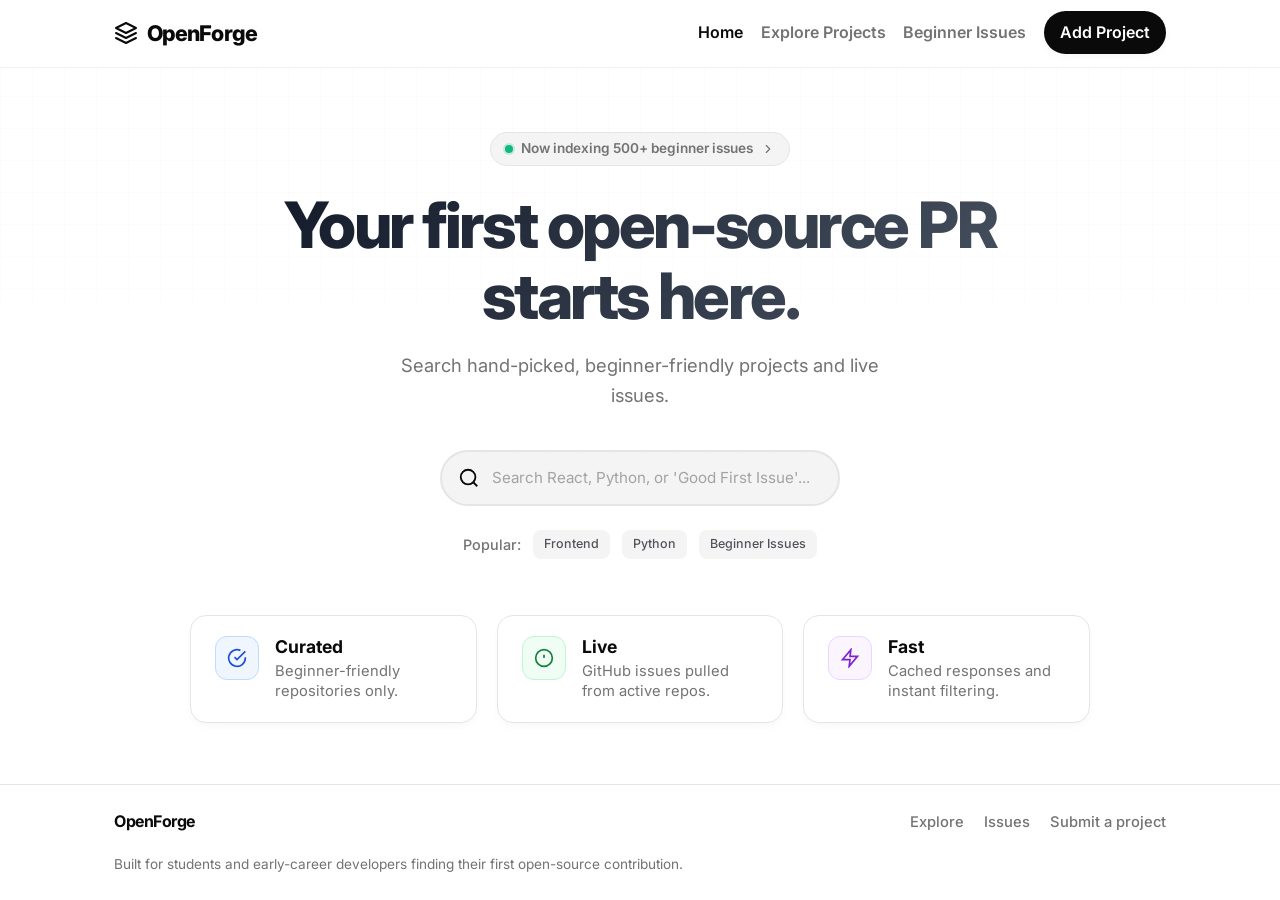
<file: frontend/index.html>
<!DOCTYPE html>
<html lang="en">
<head>
    <meta charset="UTF-8">
    <meta name="viewport" content="width=device-width, initial-scale=1.0">
    <meta name="description" content="OpenForge helps beginners discover curated open-source projects and good-first issues to make their first contribution.">
    <title>OpenForge | Home</title>
    <link rel="icon" href="data:image/svg+xml,%3Csvg xmlns='http://www.w3.org/2000/svg' viewBox='0 0 24 24' fill='none' stroke='%230a0a0a' stroke-width='2'%3E%3Cpath d='M12 2L2 7l10 5 10-5-10-5zM2 17l10 5 10-5M2 12l10 5 10-5'/%3E%3C/svg%3E">
    <link rel="stylesheet" href="style.css">
</head>
<body>
    <a href="#main-content" class="skip-link">Skip to main content</a>

    <!-- 1. THE NAVIGATION BAR (Restored to the very top) -->
    <nav class="site-nav" aria-label="Main navigation">
        <div class="nav-container">
            <a href="index.html" class="logo">
                <svg width="24" height="24" viewBox="0 0 24 24" fill="none" stroke="currentColor" stroke-width="2" stroke-linecap="round" stroke-linejoin="round" aria-hidden="true">
                    <path d="M12 2L2 7l10 5 10-5-10-5zM2 17l10 5 10-5M2 12l10 5 10-5"></path>
                </svg>
                OpenForge
            </a>
            <button class="nav-toggle" type="button" aria-label="Toggle navigation" aria-expanded="false" aria-controls="primary-nav">
                <svg width="24" height="24" viewBox="0 0 24 24" fill="none" stroke="currentColor" stroke-width="2" aria-hidden="true">
                    <line x1="3" y1="12" x2="21" y2="12"></line>
                    <line x1="3" y1="6" x2="21" y2="6"></line>
                    <line x1="3" y1="18" x2="21" y2="18"></line>
                </svg>
            </button>
            <ul class="nav-links" id="primary-nav">
                <li><a href="index.html" class="active" aria-current="page">Home</a></li>
                <li><a href="explore.html">Explore Projects</a></li>
                <li><a href="issues.html">Beginner Issues</a></li>
                <li><a href="add.html" class="nav-btn">Add Project</a></li>
            </ul>
        </div>
    </nav>

    <!-- 2. THE MAIN HERO SECTION -->
    <main id="main-content" class="container hero">
        
        <!-- Hero Content (Centered Text & Search) -->
        <div class="hero-content">
            <a href="explore.html" class="hero-badge">
                <span class="badge-dot"></span>
                Now indexing 500+ beginner issues
                <svg width="14" height="14" viewBox="0 0 24 24" fill="none" stroke="currentColor" stroke-width="2" stroke-linecap="round" stroke-linejoin="round"><polyline points="9 18 15 12 9 6"></polyline></svg>
            </a>

            <h1>Your first open-source PR starts here.</h1>
            <p>Search hand-picked, beginner-friendly projects and live issues.</p>

            <div class="search-wrapper hero-search-wrapper" role="search" aria-label="Search projects">
                <svg class="search-icon" width="22" height="22" viewBox="0 0 24 24" fill="none" stroke="currentColor" stroke-width="2" aria-hidden="true">
                    <circle cx="11" cy="11" r="8"></circle>
                    <line x1="21" y1="21" x2="16.65" y2="16.65"></line>
                </svg>
                <input type="search" class="search-bar" id="hero-search" placeholder="Search React, Python, or 'Good First Issue'..." aria-label="Search projects">
            </div>

            <div class="hero-quick-links">
                <span class="text-soft">Popular:</span>
                <a href="explore.html?query=frontend" class="tag">Frontend</a>
                <a href="explore.html?query=python" class="tag">Python</a>
                <a href="issues.html" class="tag">Beginner Issues</a>
            </div>
        </div>

        <!-- 3. THE STATS CARDS (Restored classes for cards and colors) -->
        <div class="hero-stats" aria-label="OpenForge highlights">
            <div class="stat">
                <div class="stat-icon bg-blue" aria-hidden="true">
                    <svg width="20" height="20" viewBox="0 0 24 24" fill="none" stroke="currentColor" stroke-width="2">
                        <path d="M22 11.08V12a10 10 0 1 1-5.93-9.14"></path>
                        <polyline points="22 4 12 14.01 9 11.01"></polyline>
                    </svg>
                </div>
                <div class="stat-text">
                    <strong>Curated</strong>
                    <span>Beginner-friendly repositories only.</span>
                </div>
            </div>
            <div class="stat">
                <div class="stat-icon bg-green" aria-hidden="true">
                    <svg width="20" height="20" viewBox="0 0 24 24" fill="none" stroke="currentColor" stroke-width="2">
                        <circle cx="12" cy="12" r="10"></circle>
                        <line x1="12" y1="8" x2="12" y2="12"></line>
                        <line x1="12" y1="16" x2="12.01" y2="16"></line>
                    </svg>
                </div>
                <div class="stat-text">
                    <strong>Live</strong>
                    <span>GitHub issues pulled from active repos.</span>
                </div>
            </div>
            <div class="stat">
                <div class="stat-icon bg-purple" aria-hidden="true">
                    <svg width="20" height="20" viewBox="0 0 24 24" fill="none" stroke="currentColor" stroke-width="2">
                        <polygon points="13 2 3 14 12 14 11 22 21 10 12 10 13 2"></polygon>
                    </svg>
                </div>
                <div class="stat-text">
                    <strong>Fast</strong>
                    <span>Cached responses and instant filtering.</span>
                </div>
            </div>
        </div>
    </main>

    <!-- 4. THE FOOTER -->
    <footer class="site-footer">
        <div class="footer-container">
            <span class="footer-brand">OpenForge</span>
            <ul class="footer-links">
                <li><a href="explore.html">Explore</a></li>
                <li><a href="issues.html">Issues</a></li>
                <li><a href="add.html">Submit a project</a></li>
            </ul>
            <p class="footer-copy">Built for students and early-career developers finding their first open-source contribution.</p>
        </div>
    </footer>

    <script src="app.js"></script>
</body>
</html>
</file>
<file: frontend/style.css>
@import url("https://fonts.googleapis.com/css2?family=Inter:wght@400;500;600;700;800&display=swap");

/* ============================================================
   DESIGN TOKENS
   ============================================================ */

:root {
    --bg: #ffffff;
    --surface: #ffffff;
    --surface-strong: #f4f4f5;
    --surface-muted: #fafafa;
    --text: #0a0a0a;
    --text-soft: #737373;
    --border: #e5e5e5;
    --primary: #0a0a0a;
    --primary-deep: #000000;
    --primary-soft: rgba(0, 0, 0, 0.04);
    --secondary: #ffffff;

    /* Modern UI Additions */
    --accent-gradient: linear-gradient(135deg, #111827 0%, #4b5563 100%);
    --primary-glow: 0 10px 20px -10px rgba(10, 10, 10, 0.4);
    --shadow-lg: 0 10px 30px -10px rgba(0, 0, 0, 0.08);
    --shadow-md: 0 4px 12px -4px rgba(0, 0, 0, 0.06);

    /* Modern Softer Radii */
    --radius-lg: 16px;
    --radius-md: 12px;
    --radius-sm: 8px;
    --radius-pill: 9999px;
}

/* ============================================================
   BASE
   ============================================================ */

*,
*::before,
*::after {
    box-sizing: border-box;
    margin: 0;
    padding: 0;
}

html {
    scroll-behavior: smooth;
}

body {
    min-height: 100vh;
    display: flex;
    flex-direction: column;
    color: var(--text);
    line-height: 1.6;
    background: var(--bg);
    font-family: "Inter", "Segoe UI", Tahoma, Geneva, Verdana, sans-serif;
}

body::before {
    content: "";
    position: fixed;
    inset: 0;
    pointer-events: none;
    background-image:
        linear-gradient(rgba(0, 0, 0, 0.03) 1px, transparent 1px),
        linear-gradient(90deg, rgba(0, 0, 0, 0.03) 1px, transparent 1px);
    background-size: 32px 32px;
    -webkit-mask-image: linear-gradient(180deg, rgba(0, 0, 0, 1), transparent 60%);
    mask-image: linear-gradient(180deg, rgba(0, 0, 0, 1), transparent 60%);
    opacity: 0.6;
}

a {
    color: inherit;
}

button,
input,
select,
textarea {
    font: inherit;
}

button:focus-visible,
a:focus-visible,
input:focus-visible,
select:focus-visible,
textarea:focus-visible {
    outline: 3px solid rgba(0, 0, 0, 0.18);
    outline-offset: 3px;
}

.skip-link {
    position: absolute;
    top: -100%;
    left: 1rem;
    z-index: 100;
    padding: 0.6rem 1rem;
    border-radius: var(--radius-md);
    background: var(--primary);
    color: #fff;
    font-weight: 600;
    text-decoration: none;
}

.skip-link:focus {
    top: 1rem;
}

main {
    flex: 1;
}

.text-muted {
    color: var(--text-soft);
}

.text-lg {
    font-size: 1.05rem;
    line-height: 1.7;
}

.visually-hidden {
    position: absolute;
    width: 1px;
    height: 1px;
    padding: 0;
    margin: -1px;
    overflow: hidden;
    clip: rect(0, 0, 0, 0);
    white-space: nowrap;
    border: 0;
}

/* ============================================================
   NAVIGATION
   ============================================================ */

.site-nav {
    position: sticky;
    top: 0;
    z-index: 20;
    border-bottom: 1px solid rgba(229, 229, 229, 0.5);
    background: rgba(255, 255, 255, 0.75);
    -webkit-backdrop-filter: blur(16px);
    backdrop-filter: blur(16px);
}

.nav-container {
    display: flex;
    align-items: center;
    justify-content: space-between;
    gap: 1rem;
    max-width: 1180px;
    margin: 0 auto;
    padding: 1rem 5%;
}

.logo {
    font-size: 1.35rem;
    font-weight: 800;
    letter-spacing: -0.04em;
    text-decoration: none;
    color: var(--primary);
    display: inline-flex;
    align-items: center;
    gap: 0.55rem;
}

.logo svg {
    color: var(--primary);
}

.nav-links {
    display: flex;
    align-items: center;
    gap: 1.1rem;
    list-style: none;
}

.nav-links a {
    text-decoration: none;
    font-weight: 600;
    color: var(--text-soft);
    transition: color 0.18s ease;
}

.nav-links a:hover,
.nav-links a.active {
    color: var(--primary);
}

.nav-btn {
    padding: 0.7rem 1rem;
    border-radius: var(--radius-pill);
    background: var(--text);
    color: #fff !important;
    box-shadow: var(--shadow-md);
}

.nav-btn:hover {
    color: #fff;
}

.nav-toggle {
    display: none;
    border: 1px solid var(--border);
    border-radius: var(--radius-md);
    padding: 0.55rem 0.95rem;
    background: var(--surface);
    color: var(--text);
    cursor: pointer;
}

.nav-backdrop {
    position: fixed;
    inset: 0;
    background: rgba(0, 0, 0, 0.35);
    z-index: 15;
}

/* ============================================================
   LAYOUT
   ============================================================ */

.container {
    max-width: 1180px;
    margin: 0 auto;
    padding: 2rem 5% 4rem;
}

.max-width-xl {
    max-width: 1180px;
}

.page-spacing {
    padding-top: 5rem;
    /* Clears sticky nav */
    padding-bottom: 4rem;
}

/* ============================================================
   HERO (Modernized & Balanced)
   ============================================================ */

.hero {
    position: relative;
    max-width: 1020px;
    padding: 4rem 0 3.5rem;
    text-align: center;
}

.hero-content {
    max-width: 820px;
    margin: 0 auto 2rem;
    display: flex;
    flex-direction: column;
    align-items: center;
}

/* The modern status badge */
.hero-badge {
    display: inline-flex;
    align-items: center;
    gap: 0.5rem;
    padding: 0.35rem 0.85rem;
    margin-bottom: 1.5rem;
    border-radius: var(--radius-pill);
    background: var(--surface-strong);
    border: 1px solid var(--border);
    font-size: 0.85rem;
    font-weight: 600;
    color: var(--text-soft);
    text-decoration: none;
    transition: all 0.2s ease;
    animation: fadeInUp 0.5s ease-out forwards;
}

.hero-badge:hover {
    background: #e5e5e5;
    color: var(--text);
}

.badge-dot {
    width: 8px;
    height: 8px;
    background: #10b981;
    border-radius: 50%;
    box-shadow: 0 0 0 2px rgba(16, 185, 129, 0.2);
}

.hero h1 {
    max-width: 24ch;
    margin: 0 auto 1.25rem;
    font-size: clamp(2.5rem, 5vw, 4rem);
    line-height: 1.1;
    background: var(--accent-gradient);
    -webkit-background-clip: text;
    background-clip: text;
    -webkit-text-fill-color: transparent;
    letter-spacing: -0.04em;
    font-weight: 800;
}

.hero p {
    max-width: 540px;
    margin: 0 auto 2.5rem;
    font-size: 1.15rem;
    color: var(--text-soft);
}

/* Specific styling for the clean hero search */
.hero-search-wrapper {
    max-width: 500px; 
    margin: 0 auto 0; 
    padding: 0.4rem 1rem;
    min-height: 48px;
}

.hero-search-wrapper .search-icon {
    color: var(--primary);
}

.hero-quick-links {
    margin-top: 1.5rem;
    display: flex;
    align-items: center;
    justify-content: center;
    gap: 0.75rem;
    flex-wrap: wrap;
    font-size: 0.9rem;
    animation: fadeInUp 0.5s ease-out 0.32s forwards;
    opacity: 0;
}

.hero-quick-links .text-soft {
    color: var(--text-soft);
    font-weight: 500;
}

.hero-quick-links .tag {
    text-decoration: none;
    cursor: pointer;
}

/* ============================================================
   HERO STATS CARDS
   ============================================================ */

.hero-stats {
    display: grid;
    grid-template-columns: repeat(3, minmax(0, 1fr));
    gap: 1.25rem;
    margin: 3.5rem auto 0;
    max-width: 900px;
}

.stat {
    display: flex;
    align-items: flex-start;
    gap: 1rem;
    padding: 1.25rem 1.5rem;
    border-radius: var(--radius-lg);
    border: 1px solid var(--border);
    background: var(--surface);
    box-shadow: var(--shadow-md);
    text-align: left;
    transition: transform 0.2s ease, box-shadow 0.2s ease;
}

.stat:hover {
    transform: translateY(-2px);
    box-shadow: var(--shadow-lg);
}

.stat-icon {
    display: inline-flex;
    align-items: center;
    justify-content: center;
    flex-shrink: 0;
    width: 44px;
    height: 44px;
    border-radius: var(--radius-md);
    border: 1px solid var(--border);
}

.stat-icon.bg-blue {
    background: #eff6ff;
    color: #1d4ed8;
    border-color: #bfdbfe;
}

.stat-icon.bg-green {
    background: #f0fdf4;
    color: #15803d;
    border-color: #bbf7d0;
}

.stat-icon.bg-purple {
    background: #faf5ff;
    color: #7e22ce;
    border-color: #e9d5ff;
}

.stat-text strong {
    display: block;
    font-size: 1.1rem;
    font-weight: 700;
    line-height: 1.2;
    margin-bottom: 0.25rem;
}

.stat-text span {
    display: block;
    color: var(--text-soft);
    font-size: 0.92rem;
    line-height: 1.4;
}

/* ============================================================
   SEARCH
   ============================================================ */

.search-wrapper {
    display: flex;
    align-items: center;
    gap: 0.75rem;
    width: 100%;
    max-width: 400px;
    margin: 0 auto;
    padding: 0.35rem 0.35rem 0.35rem 1rem; 
    min-height: 44px;
    border-radius: var(--radius-pill);
    border: 2px solid var(--border);
    background: #f4f4f5;
    transition: all 0.25s cubic-bezier(0.4, 0, 0.2, 1);
}

.search-wrapper:focus-within {
    background: #ffffff;
    border-color: var(--primary);
    box-shadow: 0 0 0 4px rgba(10, 10, 10, 0.08), var(--shadow-md);
    transform: translateY(-1px);
}

.search-icon {
    flex-shrink: 0;
    color: var(--text-soft);
}

.search-bar {
    width: 100%;
    padding: 0.5rem 0;
    border: 0;
    background: transparent;
    color: var(--text);
    font-size: 0.95rem;
    min-width: 0;
}

.search-bar::placeholder {
    color: #a3a3a3;
}

.search-bar:focus-visible {
    outline: none;
    box-shadow: none;
}

.inline-search {
    flex: 1 1 auto;
    max-width: 400px;
    margin: 0;
    width: 100%;
}

/* ============================================================
   PAGE HEADERS
   ============================================================ */

.page-header,
.page-intro {
    display: grid;
    gap: 0.7rem;
    margin-bottom: 1.75rem;
    max-width: 760px;
}

.page-header h2,
.page-intro h2,
.form-container h2 {
    font-size: clamp(2rem, 4vw, 3rem);
    line-height: 1.05;
    letter-spacing: -0.04em;
}

.form-intro {
    margin-bottom: 1.25rem;
}

.form-subtext {
    color: var(--text-soft);
}

/* ============================================================
   CONTROLS BAR
   ============================================================ */

.controls-bar {
    display: flex;
    flex-wrap: wrap;
    align-items: center;
    justify-content: space-between;
    gap: 1rem;
    padding: 0;
    margin-bottom: 2rem;
    border: none;
    background: transparent;
}

.filter-group {
    display: flex;
    align-items: center;
    gap: 0.75rem;
    flex-wrap: wrap;
    flex: 0 0 auto;
}

.select-wrapper {
    position: relative;
}

.select-wrapper::after {
    content: "";
    position: absolute;
    top: 50%;
    right: 1.25rem;
    transform: translateY(-50%);
    border-left: 5px solid transparent;
    border-right: 5px solid transparent;
    border-top: 6px solid var(--text-soft);
    pointer-events: none;
}

.active-filters-summary {
  display: flex;
  flex-direction: column;
  gap: 0.75rem;
  margin: -0.5rem 0 2rem;
  padding: 1rem 1.25rem;
  border: 1px solid var(--border);
  border-radius: var(--radius-lg);
  background: var(--surface);
  box-shadow: var(--shadow-md);
}

.active-filters-summary h3 {
  font-size: 1rem;
  font-weight: 700;
  color: var(--text);
}

.active-filters-list {
  display: flex;
  flex-wrap: wrap;
  gap: 0.6rem;
}

.filter-chip {
  display: inline-flex;
  align-items: center;
  width: fit-content;
  padding: 0.35rem 0.75rem;
  border-radius: var(--radius-pill);
  border: 1px solid var(--border);
  background: var(--surface-strong);
  color: var(--text-soft);
  font-size: 0.85rem;
  font-weight: 600;
}

/* ============================================================
   GRID & CARDS
   ============================================================ */

.grid,
.projects-grid {
    display: grid;
    grid-template-columns: repeat(auto-fill, minmax(290px, 1fr));
    gap: 1.25rem;
}

.load-more-container {
    display: flex;
    justify-content: center;
    margin-top: 2rem;
    width: 100%;
}

.load-more-btn {
    padding: 0.75rem 2rem;
    font-size: 1rem;
    font-weight: 600;
}

.card {
    display: flex;
    flex-direction: column;
    min-height: 100%;
    padding: 1.35rem;
    border-radius: var(--radius-lg);
    background: var(--surface);
    border: 1px solid rgba(229, 229, 229, 0.8);
    transition: transform 0.3s cubic-bezier(0.34, 1.56, 0.64, 1),
        box-shadow 0.3s ease,
        border-color 0.3s ease;
}

.card:hover {
    transform: translateY(-6px);
    box-shadow: 0 20px 40px -12px rgba(0, 0, 0, 0.12);
    border-color: #d4d4d8;
}

.card-header {
    display: flex;
    align-items: center;
    justify-content: space-between;
    gap: 0.75rem;
    margin-bottom: 0.75rem;
}

.card h3 {
    margin-top: 0.25rem;
    margin-bottom: 0.55rem;
    letter-spacing: -0.02em;
    font-size: 1.15rem;
    line-height: 1.3;
}

.card p {
    flex-grow: 1;
    margin-bottom: 1rem;
    color: var(--text-soft);
    font-size: 0.95rem;
}

.card-actions {
    display: flex;
    gap: 0.5rem;
    align-items: center;
    margin-top: auto;
    padding-top: 0.25rem;
}

.card-link {
    color: var(--primary);
    font-weight: 600;
    text-decoration: underline;
    text-underline-offset: 2px;
}

.card-link:hover {
    color: var(--primary-deep);
}

/* ============================================================
   TAGS & BADGES
   ============================================================ */

.tags,
.tag-container {
    display: flex;
    flex-wrap: wrap;
    gap: 0.5rem;
    margin-bottom: 1rem;
}

.tag {
    padding: 0.28rem 0.68rem;
    border-radius: var(--radius-sm);
    font-size: 0.78rem;
    background: #f4f4f5;
    border: none;
    color: #52525b;
    font-weight: 500;
    transition: background 0.2s ease, color 0.2s ease;
}

.tag:hover {
    background: #e4e4e7;
    color: #18181b;
}

.badge,
.difficulty {
    display: inline-flex;
    align-items: center;
    width: fit-content;
    padding: 0.28rem 0.68rem;
    border-radius: var(--radius-sm);
    font-size: 0.72rem;
    font-weight: 700;
    letter-spacing: 0.04em;
    text-transform: uppercase;
}

.badge-easy,
.difficulty {
    background: #f0fdf4;
    color: #166534;
    border: 1px solid #bbf7d0;
}

.badge-medium {
    background: #fffbeb;
    color: #92400e;
    border: 1px solid #fde68a;
}

.badge-hard {
    background: #fef2f2;
    color: #991b1b;
    border: 1px solid #fecaca;
}

/* ============================================================
   BUTTONS
   ============================================================ */

.btn {
    display: inline-flex;
    align-items: center;
    justify-content: center;
    gap: 0.5rem;
    padding: 0.85rem 1.75rem;
    border-radius: var(--radius-pill);
    font-weight: 600;
    letter-spacing: 0.01em;
    text-decoration: none;
    cursor: pointer;
    transition: all 0.2s ease;
}

.btn:disabled {
    opacity: 0.6;
    cursor: not-allowed;
}

.btn-primary {
    background: var(--accent-gradient);
    border: none;
    color: #fff !important;
    box-shadow: var(--primary-glow);
}

.btn-primary:hover {
    transform: translateY(-2px);
    box-shadow: 0 15px 25px -10px rgba(10, 10, 10, 0.5);
    filter: brightness(1.1);
}

.btn-secondary {
    background: #f4f4f5;
    color: var(--text) !important;
    border: 2px solid var(--border);
    box-shadow: none;
}

.btn-secondary:hover {
    background: #e5e5e5;
    border-color: #d4d4d8;
}

.btn-ghost {
    background: transparent;
    color: var(--text) !important;
    border: 1px solid transparent;
    box-shadow: none;
}

.btn-ghost:hover {
    background: var(--surface-strong);
    border-color: var(--border);
}

.btn-search {
    padding: 0.65rem 1.5rem;
    height: 100%;
}

.btn-icon {
    width: 40px;
    height: 40px;
    padding: 0 !important;
    border-radius: 50%;
}

.btn-full {
    width: 100%;
}

/* ============================================================
   FORMS & FILTERS
   ============================================================ */

.form-container {
    max-width: 700px;
    margin: 0 auto;
    padding: 2.5rem;
    border: 1px solid var(--border);
    border-radius: var(--radius-lg);
    background: var(--surface);
    box-shadow: var(--shadow-lg);
}

.form-group {
    margin-bottom: 1.25rem;
}

.form-group label {
    display: block;
    margin-bottom: 0.5rem;
    font-weight: 600;
}

.form-group input,
.form-group textarea,
.form-group select,
.form-input {
    width: 100%;
    padding: 1rem 1.25rem;
    border-radius: var(--radius-md);
    border: 2px solid var(--border);
    background: #f4f4f5;
    color: var(--text);
    font-size: 1rem;
    transition: all 0.2s ease;
}

.filter-control {
    -webkit-appearance: none;
    -moz-appearance: none;
    appearance: none;
    width: 100%;
    padding: 1rem 3rem 1rem 1.25rem;
    border-radius: var(--radius-pill);
    border: 2px solid var(--border);
    background: #f4f4f5;
    color: var(--text);
    font-size: 1rem;
    transition: all 0.2s ease;
    min-width: 180px;
}

.form-group textarea {
    border-radius: var(--radius-md);
    resize: vertical;
    min-height: 140px;
}

.form-group input:focus-visible,
.form-group textarea:focus-visible,
.form-group select:focus-visible,
.filter-control:focus-visible {
    background: #ffffff;
    border-color: var(--primary);
    box-shadow: 0 0 0 4px rgba(10, 10, 10, 0.08);
    outline: none;
}

.form-group input.is-error,
.form-group select.is-error,
.form-group textarea.is-error {
    border-color: #ef4444;
}

.field-hint {
    display: block;
    margin-top: 0.45rem;
    color: var(--text-soft);
    font-size: 0.88rem;
}

.field-error {
    display: block;
    margin-top: 0.4rem;
    font-size: 0.85rem;
    color: #b91c1c;
    font-weight: 500;
}

.form-message {
    min-height: 1.4rem;
    margin-bottom: 1rem;
    font-weight: 600;
}

.form-message.is-success {
    color: #166534;
}

.form-message.is-error {
    color: #b91c1c;
}

/* ============================================================
   STATUS STATES
   ============================================================ */

.status-panel {
    grid-column: 1 / -1;
    display: flex;
    flex-direction: column;
    align-items: center;
    justify-content: center;
    gap: 0.85rem;
    padding: 3rem 2rem;
    border: 2px dashed var(--border);
    border-radius: var(--radius-lg);
    background: rgba(255, 255, 255, 0.72);
    color: var(--text-soft);
    text-align: center;
}

.status-panel.is-error {
    color: #b91c1c;
    border-color: #fecaca;
    background: #fef2f2;
}

.status-panel strong {
    color: var(--text);
    font-size: 1.05rem;
}

.status-panel.is-error strong {
    color: #991b1b;
}

.spinner {
    width: 28px;
    height: 28px;
    border: 3px solid var(--border);
    border-top-color: var(--primary);
    border-radius: 50%;
    animation: spin 0.7s linear infinite;
}

/* ============================================================
   FOOTER
   ============================================================ */

.site-footer {
    margin-top: auto;
    border-top: 1px solid var(--border);
    background: rgba(255, 255, 255, 0.9);
}

.footer-container {
    display: flex;
    flex-wrap: wrap;
    align-items: center;
    justify-content: space-between;
    gap: 1rem;
    max-width: 1180px;
    margin: 0 auto;
    padding: 1.5rem 5%;
}

.footer-brand {
    font-weight: 700;
    letter-spacing: -0.03em;
}

.footer-links {
    display: flex;
    flex-wrap: wrap;
    gap: 1.25rem;
    list-style: none;
}

.footer-links a {
    color: var(--text-soft);
    font-size: 0.92rem;
    font-weight: 500;
    text-decoration: none;
}

.footer-links a:hover {
    color: var(--primary);
}

.footer-copy {
    width: 100%;
    margin-top: 0.25rem;
    color: var(--text-soft);
    font-size: 0.85rem;
}

/* ============================================================
   ANIMATIONS
   ============================================================ */

@keyframes fadeInUp {
    from {
        opacity: 0;
        transform: translateY(16px);
    }

    to {
        opacity: 1;
        transform: translateY(0);
    }
}

@keyframes spin {
    to {
        transform: rotate(360deg);
    }
}

.hero .hero-badge {
    animation: fadeInUp 0.5s ease-out forwards;
    opacity: 0;
}

.hero h1 {
    animation: fadeInUp 0.5s ease-out 0.08s forwards;
    opacity: 0;
}

.hero p {
    animation: fadeInUp 0.5s ease-out 0.16s forwards;
    opacity: 0;
}

.hero .search-wrapper {
    animation: fadeInUp 0.5s ease-out 0.24s forwards;
    opacity: 0;
}

.hero-stats {
    animation: fadeInUp 0.5s ease-out 0.4s forwards;
    opacity: 0;
}

@media (prefers-reduced-motion: reduce) {
    html {
        scroll-behavior: auto;
    }

    .hero .hero-badge,
    .hero h1,
    .hero p,
    .hero .search-wrapper,
    .hero-quick-links,
    .hero-stats,
    .spinner {
        animation: none;
        opacity: 1;
    }
}

/* ============================================================
   RESPONSIVE
   ============================================================ */

@media (max-width: 960px) {
    .hero-stats {
        grid-template-columns: 1fr;
    }

    .controls-bar {
        flex-direction: column;
        align-items: flex-start;
    }

    .filter-group {
        width: 100%;
        justify-content: flex-start;
        display: grid;
        grid-template-columns: repeat(auto-fit, minmax(160px, 1fr));
    }

    .select-wrapper,
    .filter-control {
        width: 100%;
    }
}

/* Compact/tablet adjustments to reduce visual bloat */
@media (max-width: 1024px) {
    .container {
        padding: 1.5rem 4%;
    }

    .page-spacing {
        padding-top: 4rem;
        padding-bottom: 2.5rem;
    }

    .hero {
        padding: 2.5rem 0 1.75rem;
    }

    .search-wrapper {
        max-width: 450px;
        padding-left: 0.85rem;
        padding-right: 0.4rem;
        min-height: 44px;
    }
    
    .inline-search {
        max-width: 450px;
    }

    .grid, .projects-grid {
        gap: 1rem;
        grid-template-columns: repeat(auto-fill, minmax(240px, 1fr));
    }

    .card { padding: 1rem; }
    .card:hover { transform: none; box-shadow: var(--shadow-md); }

    .btn { padding: 0.6rem 1rem; }

    .hero-stats { grid-template-columns: repeat(2, 1fr); gap: 0.9rem; }
}

/* Ensure small screens stay compact and legible */
@media (max-width: 520px) {
    body::before { background-size: 48px 48px; opacity: 0.35; }

    .nav-container { padding: 0.5rem 3%; }
    .nav-btn { padding: 0.5rem 0.85rem; }

    .hero h1 { font-size: 1.65rem; }

    .search-wrapper { min-height: 44px; padding-left: 0.9rem; }

    .card { padding: 0.85rem; border-radius: 10px; }
    .card p { font-size: 0.95rem; }

    .tag { font-size: 0.72rem; padding: 0.2rem 0.5rem; }
    .badge, .difficulty { font-size: 0.66rem; padding: 0.24rem 0.5rem; }

    .form-container { padding: 0.85rem; }
    .form-group input, .form-group textarea, .form-group select { padding: 0.7rem 0.9rem; }

    .custom-select-trigger { padding: 0.6rem 0.9rem; }
}

@media (max-width: 768px) {
    .hero h1 {
        font-size: 2.2rem;
        max-width: 28ch;
    }

    .hero p {
        font-size: 1rem;
    }

    .nav-toggle {
        display: inline-flex;
    }

    .nav-links {
        display: none;
        width: 100%;
        flex-direction: column;
        align-items: flex-start;
        padding: 0.8rem 0 0;
    }

    .site-nav.nav-open .nav-links,
    .nav-links.active {
        display: flex;
    }

    .nav-container {
        flex-wrap: wrap;
    }

    .hero {
        padding-top: 3rem;
    }

    .search-wrapper { 
        width: 100%; 
        max-width: 100%;
    }

    .inline-search {
        max-width: 100%;
        flex-basis: 100%;
    }

    .form-container {
        padding: 1.35rem;
    }

    .footer-container {
        flex-direction: column;
        align-items: flex-start;
    }
}

/* Extra small devices: improve spacing, tap targets, and stacking */
@media (max-width: 480px) {
    .nav-container {
        padding: 0.6rem 4%;
    }

    .logo {
        font-size: 1.05rem;
    }

    .hero {
        padding: 2rem 0 1.5rem;
    }

    .hero h1 {
        font-size: 1.8rem;
        max-width: 36ch;
    }

    .hero p {
        font-size: 0.98rem;
        margin-bottom: 1rem;
    }

    .search-wrapper {
        min-height: 44px;
        padding-left: 0.9rem;
        padding-right: 0.5rem;
    }

    .search-bar { font-size: 1rem; }

    .btn { padding: 0.6rem 1rem; font-size: 0.95rem; }
    .btn-icon { width: 36px; height: 36px; }

    .card { padding: 1rem; }

    .grid,
    .projects-grid,
    .hero-stats,
    .filter-group { grid-template-columns: 1fr; }

    .form-container { padding: 1rem; }
    .form-group input, .form-group textarea, .form-group select, .form-input {
        padding: 0.8rem 0.9rem;
        font-size: 0.98rem;
    }

    .filter-group { gap: 0.5rem; }
    .filter-control, .custom-select { min-width: unset; }
    .filter-control { padding: 0.8rem 2.2rem 0.8rem 1rem; }

    .custom-select-trigger { padding: 0.7rem 1rem; }
    .custom-select-options { top: calc(100% + 0.35rem); }

    .controls-bar { gap: 0.6rem; }

    .skip-link { left: 0.6rem; }
}

/* ============================================================
   CUSTOM MODERN DROPDOWNS (Overrides Native Select)
   ============================================================ */

/* Hide the old static arrow we made earlier */
.select-wrapper::after {
    display: none;
}

.custom-select {
    position: relative;
    min-width: 180px;
    width: 100%;
    -webkit-user-select: none;
    user-select: none;
}

.custom-select-trigger {
    display: flex;
    align-items: center;
    justify-content: space-between;
    padding: 1rem 1.25rem;
    border-radius: var(--radius-pill);
    border: 2px solid var(--border);
    background: #f4f4f5;
    color: var(--text);
    font-size: 1rem;
    cursor: pointer;
    transition: all 0.2s ease;
}

.custom-select-trigger:hover,
.custom-select.open .custom-select-trigger {
    background: #ffffff;
    border-color: var(--primary);
}

.custom-select.open .custom-select-trigger svg {
    transform: rotate(180deg);
    transition: transform 0.2s ease;
}

.custom-select-options {
    position: absolute;
    top: calc(100% + 0.5rem);
    left: 0;
    right: 0;
    background: rgba(255, 255, 255, 0.95);
    -webkit-backdrop-filter: blur(16px);
    backdrop-filter: blur(16px);
    border: 1px solid var(--border);
    border-radius: var(--radius-md);
    box-shadow: 0 10px 30px -5px rgba(0, 0, 0, 0.15);
    opacity: 0;
    visibility: hidden;
    transform: translateY(-10px);
    transition: all 0.2s cubic-bezier(0.4, 0, 0.2, 1);
    z-index: 50;
    overflow-y: auto;
    max-height: 240px;
}

.custom-select.open .custom-select-options {
    opacity: 1;
    visibility: visible;
    transform: translateY(0);
}

.custom-option {
    padding: 0.85rem 1.25rem;
    color: var(--text-soft);
    cursor: pointer;
    transition: all 0.15s ease;
    font-size: 0.95rem;
    font-weight: 500;
}

.custom-option:hover {
    background: var(--surface-strong);
    color: var(--text);
}

.custom-option.selected {
    background: var(--primary-soft);
    color: var(--primary);
    font-weight: 600;
}

/* Mobile placeholder fix */
@media (max-width: 768px) {
    .search-bar::placeholder {
        font-size: 0.9rem;
        letter-spacing: -0.2px;
    }
}

@media (max-width: 480px) {
    .search-bar::placeholder {
        font-size: 0.8rem;
        letter-spacing: -0.3px;
    }
}
</file>
